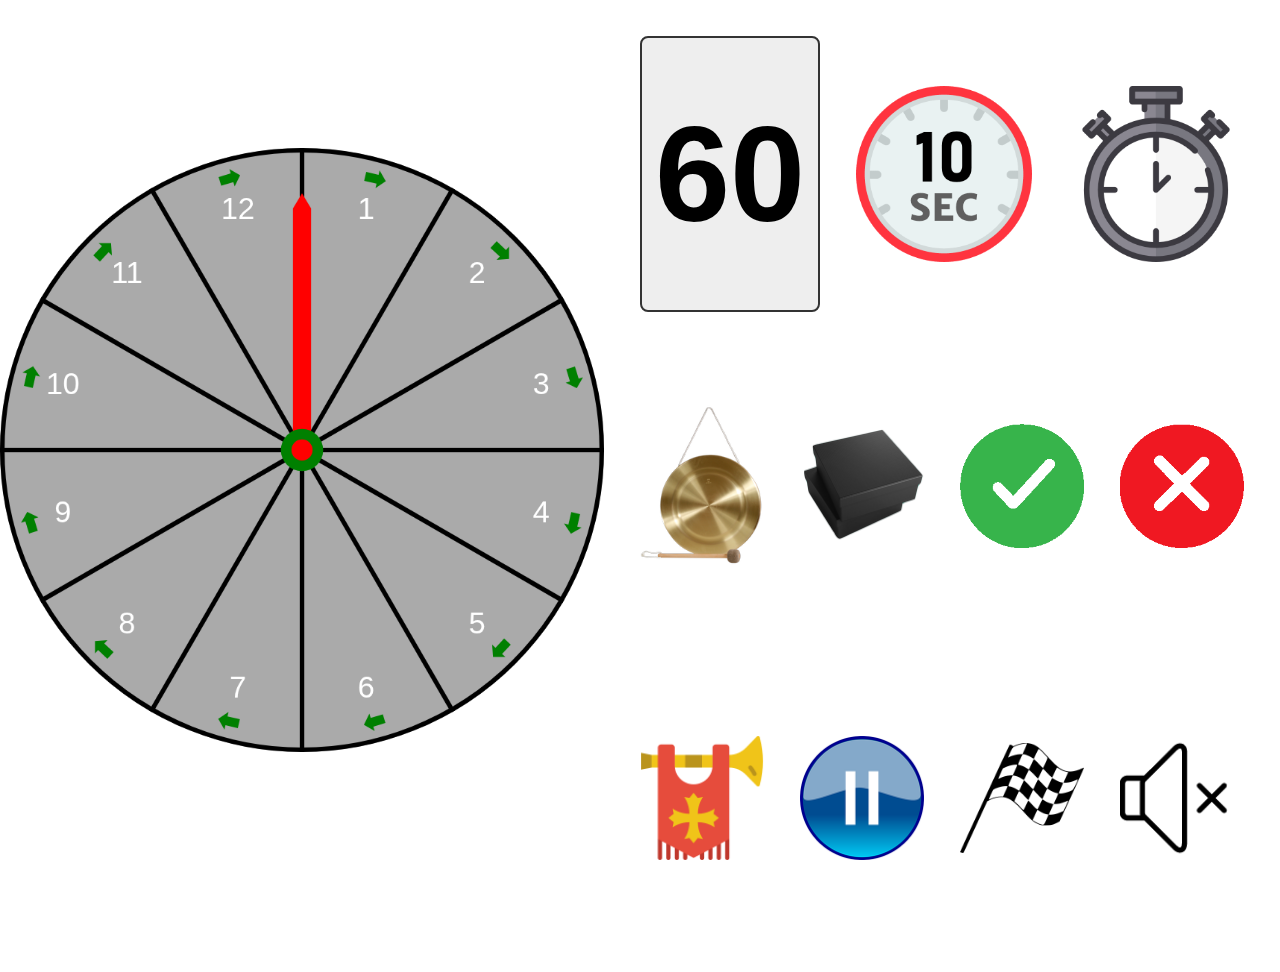
<file: index.html>
<!DOCTYPE html>
<html lang="en">
<head>
  <meta charset="UTF-8">
  <meta name="viewport" content="width=device-width, initial-scale=1.0">
  <title>What? Where? When?</title>
  <link rel="stylesheet" href="css/styles.css">
  <link rel="icon" href="images/favicon.png" type="image/png">
</head>
<body>
  <div id="top">
    <canvas id="spinner"></canvas>
  </div>

  <div id="bottom">
    <div class="row">
      <button id="countdownBtn">60</button>
      <img id="10_sec" src="images/10_sec.png" alt="10 seconds">
      <img id="timer" src="images/timer.png" alt="Timer">
    </div>
    <div class="row">
      <img id="gong" src="images/gong.png" alt="Gong">
      <img id="blackbox" src="images/blackbox.png" alt="Black Box">
      <img id="correct" src="images/correct.png" alt="Correct Answer">
      <img id="wrong" src="images/wrong.png" alt="Wrong Answer">
    </div>
    <div class="row">
      <img id="fanfare" src="images/fanfare.png" alt="Fanfare">
      <img id="pause" src="images/pause.png" alt="Pause">
      <img id="finish" src="images/finish.png" alt="Finish">
      <img id="mute" src="images/mute.png" alt="Mute">
    </div>
  </div>

  <!-- Audio Files -->
  <audio id="spinSound" src="sounds/spin.mp3" preload="auto"></audio>
  <audio id="gongSound" src="sounds/gong.wav" preload="auto"></audio>
  <audio id="blackboxSound" src="sounds/box.mp3" preload="auto"></audio>
  <audio id="fanfareSound" src="sounds/fanfare.mp3" preload="auto"></audio>
  <audio id="finishSound" src="sounds/pobediteli.mp3" preload="auto"></audio>
  <audio id="time_outSound" src="sounds/time_out.mp3" preload="auto"></audio>
  <audio id="sound_10_secSound" src="sounds/10_sec.mp3" preload="auto"></audio>
  <audio id="correctSound" src="sounds/correct.mp3" preload="auto"></audio>
  <audio id="wrongSound" src="sounds/wrong.mp3" preload="auto"></audio>
  <audio id="pauseSound" src="sounds/pause.mp3" preload="auto"></audio>

  <!-- Main JavaScript -->
  <script src="js/app.js"></script>

</body>
</html>
</file>
<file: css/styles.css>
/* Отключаем «синие» подсветки и контекстное меню при долгом тапе */
*, img, button {
  -webkit-tap-highlight-color: transparent;  /* убирает подсветку при касании */
  -webkit-touch-callout: none;                /* отключает callout меню при долгом тапе */
  -webkit-user-select: none;                  /* запрет выделения текста */
  user-select: none;
  outline: none;                              /* убирает фокусный контур */
  touch-action: manipulation;                 /* ускоряет клики и душит двойной зум */
}

/* 1) сброс и базовая часть */
* {
  box‑sizing: border-box;
  margin: 0;
  padding: 0;
}
html, body {
  width: 100vw;
  height: 100vh;
  overflow: hidden;          /* НИКАКОГО скролла */
  user-select: none;
  font-family: Arial, sans-serif;
}
body {
  display: flex;
  flex-direction: column;    /* портрет: сначала #top, потом #bottom */
}

/* 2) Зоны #top и #bottom — по 50% экрана */
#top, #bottom {
  flex: 1;                   /* равные доли */
  display: flex;
}
#top {
  justify-content: center;
  align-items: center;
}

/* 3) Колесо всегда квадратное и максимально большое */
canvas {
  max-width: 100%;
  max-height: 100%;
  aspect-ratio: 1 / 1;
  display: block;
}

/* 4) Зона кнопок — три ряда */
#bottom {
  flex-direction: column;
  gap: 4vmin;
  padding: 4vmin;
}
.row {
  flex: 1;
  display: flex;
  gap: 4vmin;
}

/* 5) Кнопки/иконки внутри ряда */
/* — для картинок оставляем object-fit */
.row > img {
  flex: 1;
  min-width: 0;
  min-height: 0;
  max-width: 100%;
  max-height: 100%;
  object-fit: contain;
  border: none;
  background: none;
  cursor: pointer;
}

/* — для кнопок убираем object-fit и задаём оформление */
.row > button {
  flex: 1;
  min-width: 0;
  min-height: 0;
  max-width: 100%;
  max-height: 100%;
  object-fit: none;           /* отключаем, иначе оно портит кнопку */
  cursor: pointer;
  display: flex;
  justify-content: center;
  align-items: center;
  background-color: #eee;     /* светло‑серая заливка */
  border: 2px solid #333;     /* чёрная рамка */
  border-radius: 8px;         /* скруглённые углы */
  font-weight: bold;
  color: #000;
}

/* Подгоняем шрифт именно для счётчика */
#countdownBtn {
  font-size: min(15vh, 15vw);
  line-height: 1;             /* чтобы текст был по центру */
  padding: 0;                 /* убираем лишние внутренние отступы */
}

/* 6) Переключение на ландшафт */
@media (orientation: landscape) {
  body {
    flex-direction: row;      /* теперь слева #top, справа #bottom */
  }
  /* обе зоны по 50% ширины */
  #top, #bottom {
    flex: 1;
    height: 100vh;
  }
  /* внизу — всё та же колонка из 3 рядов */
  #bottom {
    flex-direction: column;
  }
}
</file>
